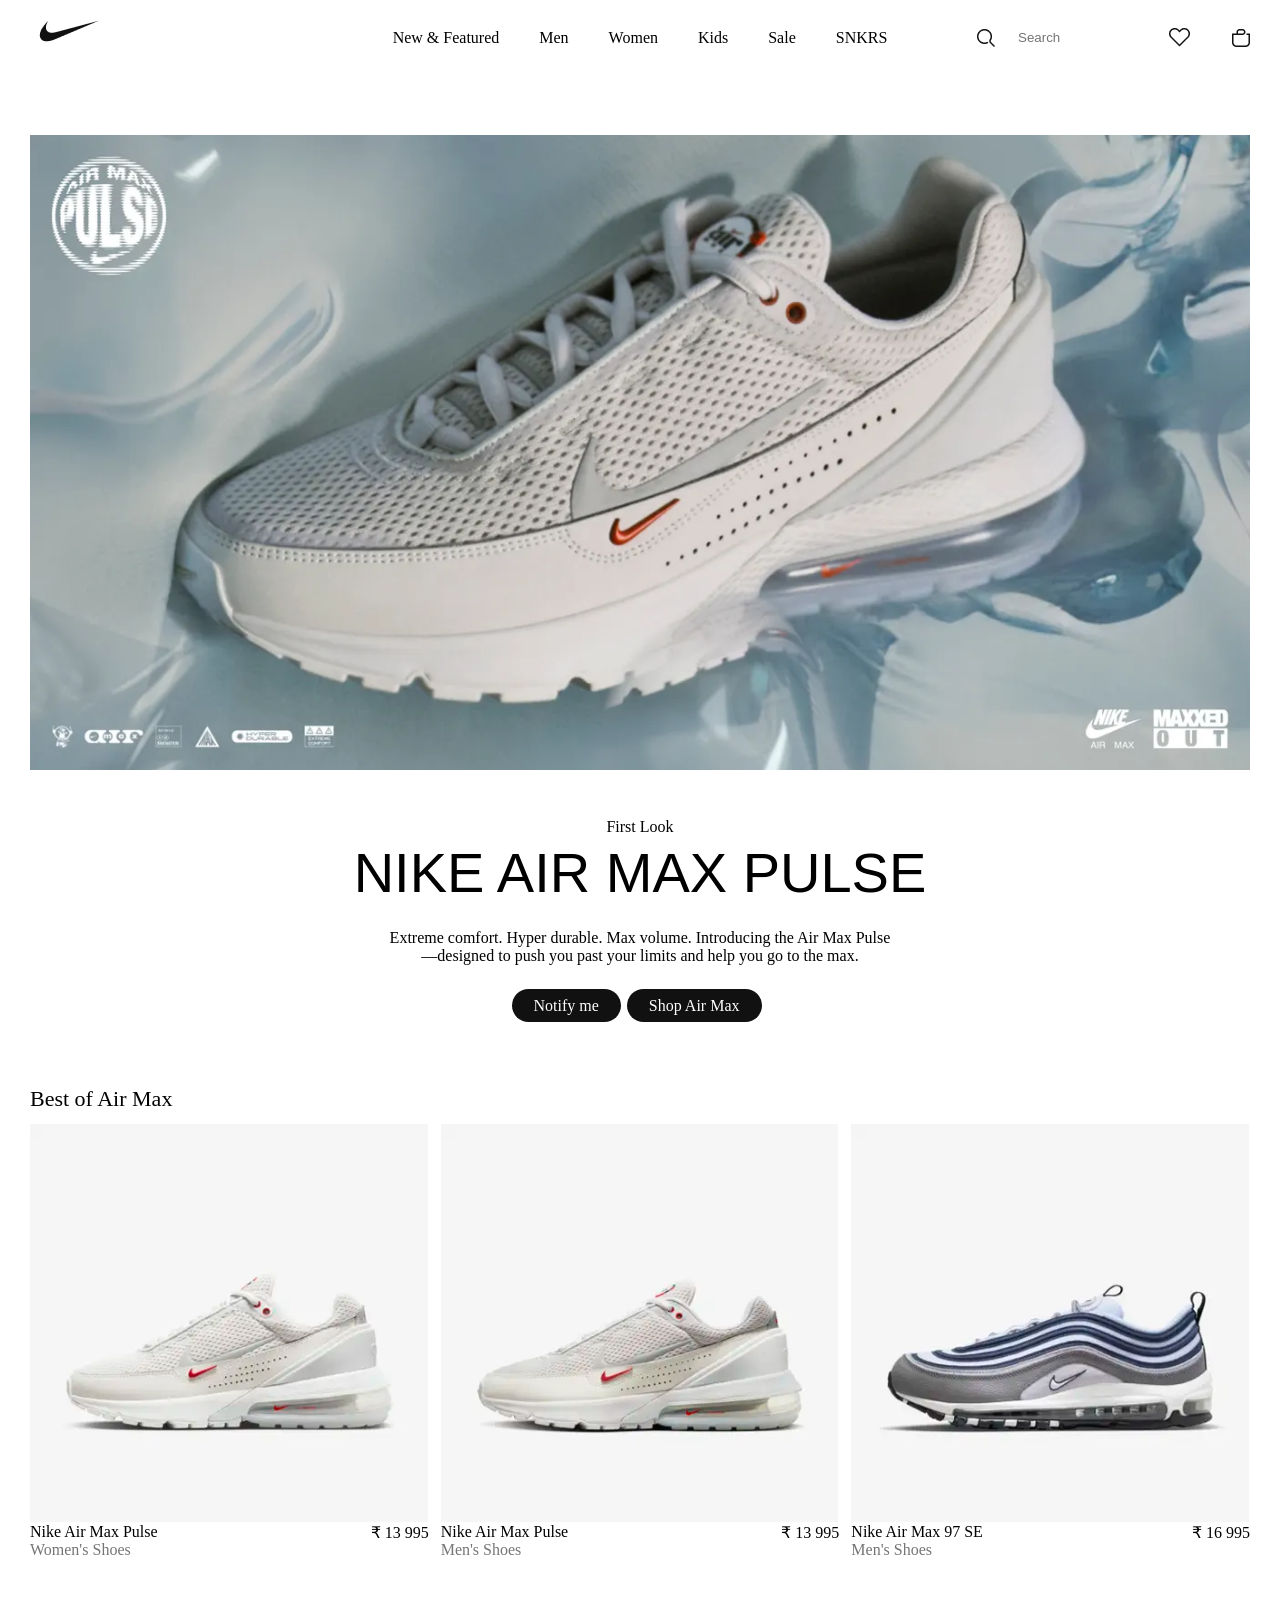
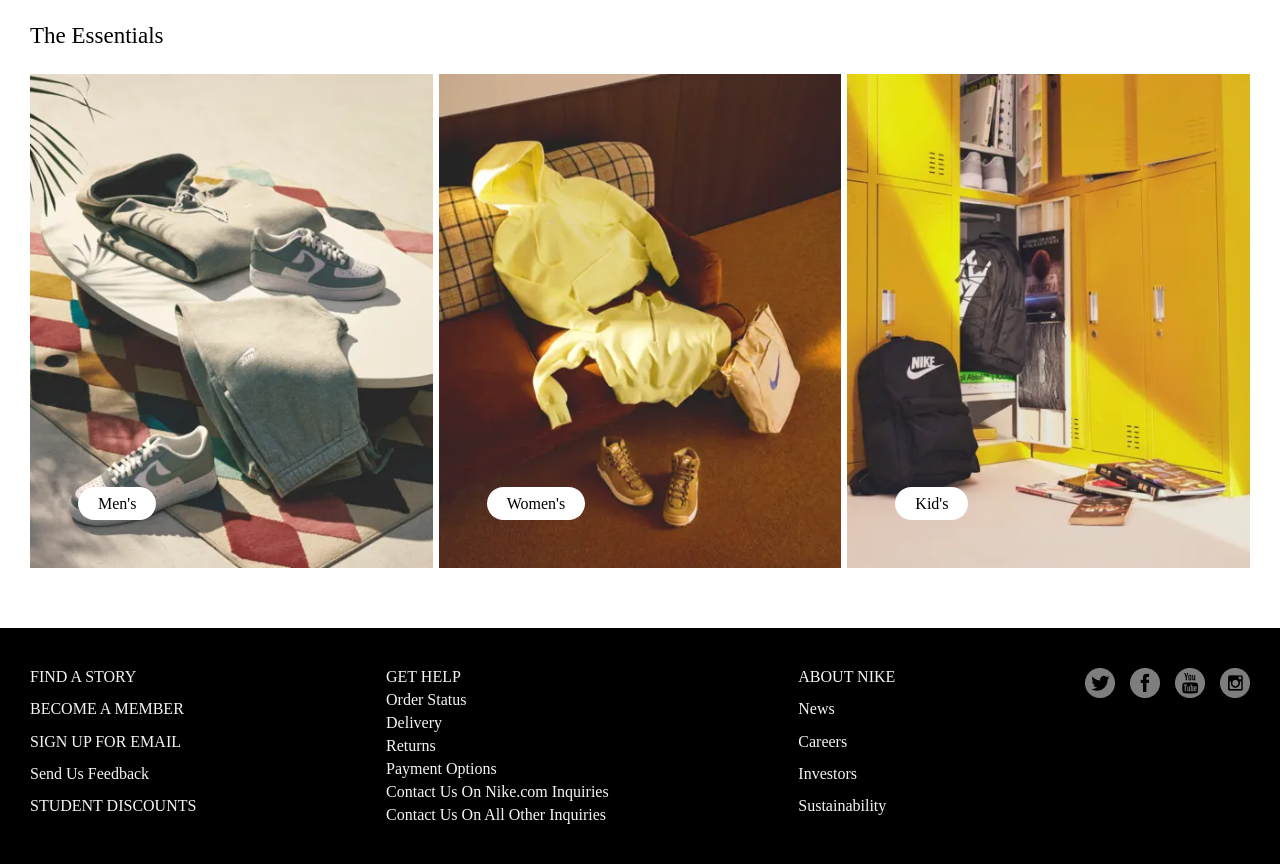
<file: index.html>
<!DOCTYPE html>
<html lang="en">

<head>
    <meta charset="UTF-8">
    <meta name="viewport" content="width=device-width, initial-scale=1.0">
    <link rel="icon" type="image/svg" href="Images/favicon.svg">
    <title>Nikee</title>
    
    <link rel="stylesheet" href="style.css">
</head>

<body>
    <div class="container">
        <header>
            <a href="index.html">
                <img class="logo" src="Images/Frame.png" alt="">
            </a>
            <ul class="nav">
                <li><a href="index.html">New & Featured</a></li>
                <li><a href="index.html">Men</a></li>
                <li><a href="index.html">Women</a></li>
                <li><a href="index.html">Kids</a></li>
                <li><a href="index2.html">Sale</a></li>
                <li><a href="index3.html">SNKRS</a></li>
            </ul>
            <div class="search">
                <img src="Images/Vector.png" alt="">
                <input type="text" placeholder="Search">
                <img src="Images/Vector1.png" alt="">
                <img src="Images/Vector 2.png" alt="">
            </div>
            <div class="burger">
                <span></span>
                <span></span>
                <span></span>
            </div>
        </header>
        <section>
            <div class="new">
                <img class="nike" src="Images/Image1.png" alt="">
                <div class="first-look">
                    <p>First Look</p>
                    <h2>NIKE AIR MAX PULSE</h2>
                    <p>Extreme comfort. Hyper durable. Max volume. Introducing the Air Max Pulse <br>—designed to push
                        you past your limits and help you go to the max.</br></p>
                    <div class="buttons">
                        <a href="#" class="f-but">Notify me</a>
                        <a href="#" class="s-but">Shop Air Max</a>
                    </div>
                </div>
            </div>
        </section>
        <section>
            <div>
                <p class="best">Best of Air Max</p>
                <div class="shoes">
                    <div>
                        <a href=""><img class="nikeimg" src="Images/Nike1.png" alt=""></a>
                        <div class="inf_about_shoes">
                            <div>
                                <p>Nike Air Max Pulse</p>
                                <p class="gender">Women's Shoes</p>
                            </div>
                            <div class="price1">₹ 13 995</div>
                        </div>
                    </div>
                    <div>
                        <a href=""><img class="nikeimg" src="Images/Nike2.png" alt=""></a>
                        <div class="inf_about_shoes">
                            <div>
                                <p>Nike Air Max Pulse</p>
                                <p class="gender">Men's Shoes</p>
                            </div>
                            <div class="price1">₹ 13 995</div>
                        </div>
                    </div>
                    <div>
                        <div>
                            <a href=""><img class="nikeimg" src="Images/Nike3.png" alt=""></a>
                            <div class="inf_about_shoes">
                                <div>
                                    <p>Nike Air Max 97 SE</p>
                                    <p class="gender">Men's Shoes</p>
                                </div>
                                <div class="price1">₹ 16 995</div>
                            </div>
                        </div>
                    </div>
                </div>
            </div>
        </section>
        <section>
            <div>
                <div class="Essential">
                    <p class="essen">The Essentials</p>
                    <div class="choice">
                        <a href="#">
                            <img class="nikeimg" src="Images/Men.png" alt="">
                            <div class="choice-text">Men's</div>
                        </a>
                        <a href="">
                            <img class="nikeimg" src="Images/Image (1).png" alt="">
                            <div class="choice-text">Women's</div>
                        </a>
                        <a href="">
                            <img class="nikeimg" src="Images/Kid (3).png" alt="">
                            <div class="choice-text">Kid's</div>
                        </a>
                    </div>
                </div>
            </div>
        </section>
    </div>
    <footer>
        <div class="container footer-container">
            <ul class="footer-link">
                <li><a href="#">FIND A STORY</a></li>
                <li><a href="#">BECOME A MEMBER</a></li>
                <li><a href="#">SIGN UP FOR EMAIL</a></li>
                <li><a href="#">Send Us Feedback</a></li>
                <li><a href="#">STUDENT DISCOUNTS</a></li>
            </ul>
            <ul class="footer-link">
                <li><a href="#">GET HELP</a></li>
                <li><a href="#">Order Status</a></li>
                <li><a href="#">Delivery</a></li>
                <li><a href="#">Returns</a></li>
                <li><a href="#">Payment Options</a></li>
                <li><a href="#">Contact Us On Nike.com Inquiries</a></li>
                <li><a href="#">Contact Us On All Other Inquiries</a></li>
            </ul>
            <ul class="footer-link">
                <li><a href="#">ABOUT NIKE</a></li>
                <li><a href="#">News</a></li>
                <li><a href="#">Careers</a></li>
                <li><a href="#">Investors</a></li>
                <li><a href="#">Sustainability</a></li>
            </ul>
            <div class="socialnet">
                <img src="Images/Twitter.png" alt=""></img>
                <img src="Images/FaceBook.png" alt=""></img>
                <img src="Images/YouTube.png" alt=""></img>
                <img src="Images/Instagram.png" alt=""></img>
            </div>
        </div>
    </footer>
</body>

</html>
</file>
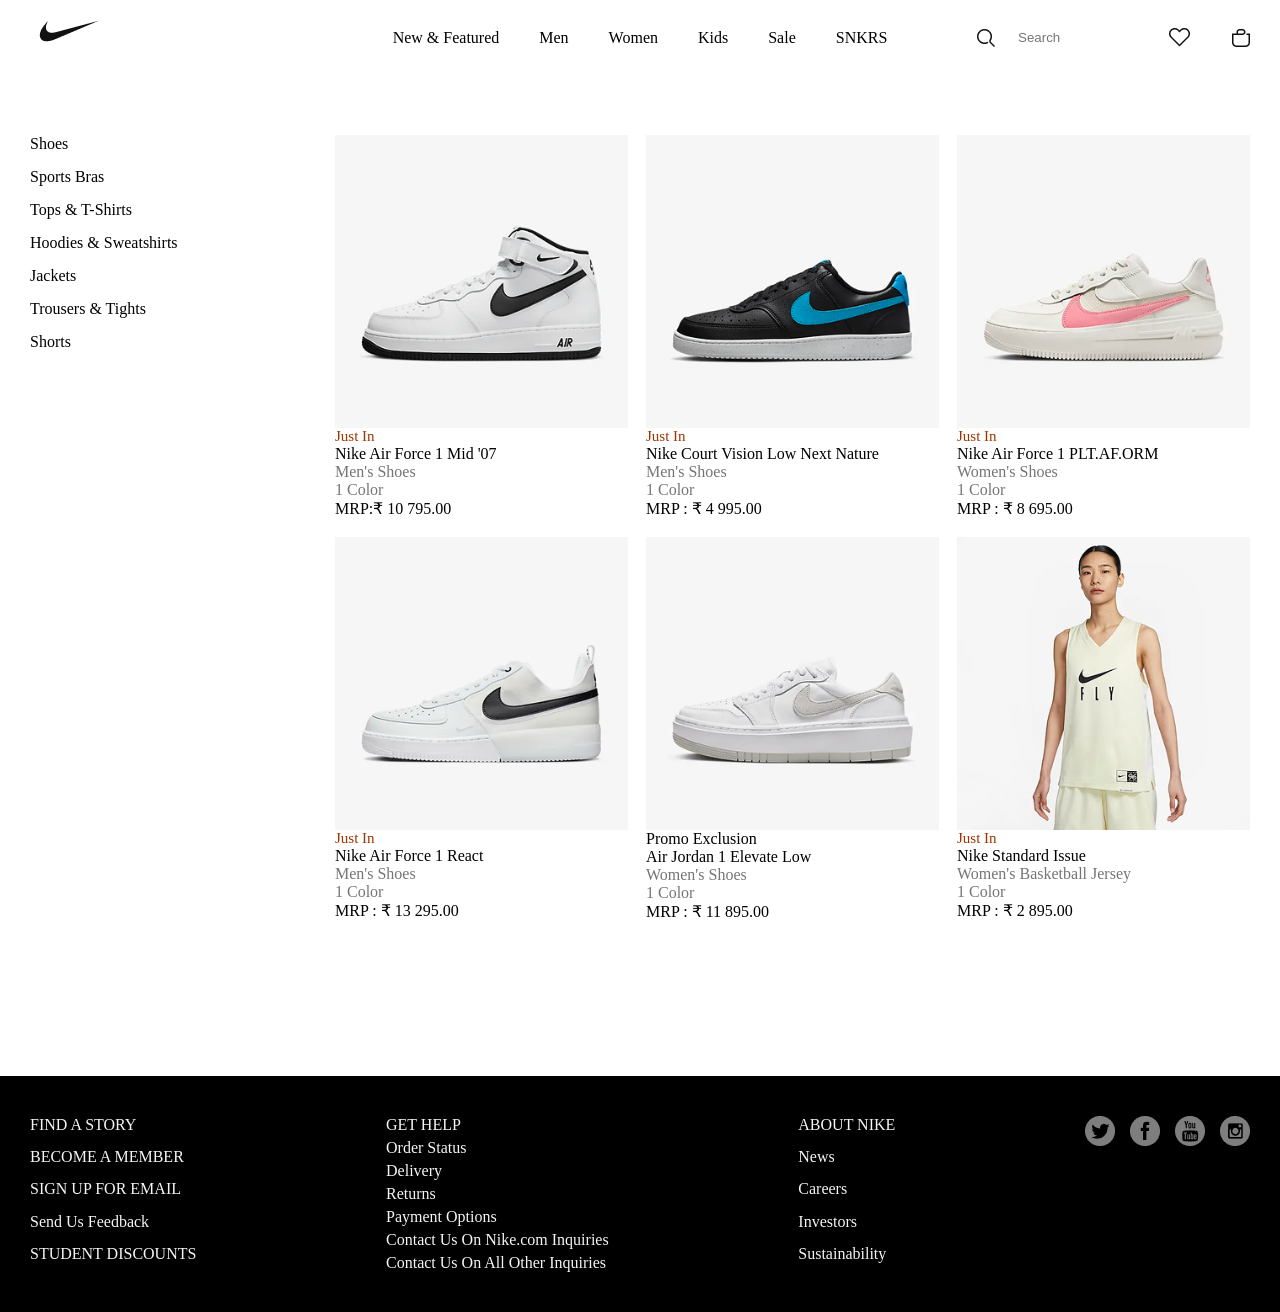
<file: index2.html>
<!DOCTYPE html>
<html lang="en">

<head>
    <meta charset="UTF-8">
    <meta name="viewport" content="width=device-width, initial-scale=1.0">
    <link rel="icon" type="image/svg" href="Images/favicon.svg">
    <title>Document</title>
    <link rel="stylesheet" href="style.css">
</head>

<body>
    <div class="container">
        <header>
            <a href="index.html">
                <img class="logo" src="Images/Frame.png" alt="">
            </a>
            <ul class="nav">
                <li><a href="index.html">New & Featured</a></li>
                <li><a href="index.html">Men</a></li>
                <li><a href="index.html">Women</a></li>
                <li><a href="index.html">Kids</a></li>
                <li><a href="index2.html">Sale</a></li>
                <li><a href="index3.html">SNKRS</a></li>
            </ul>
            <div class="search">
                <img src="Images/Vector.png" alt="">
                <input type="text" placeholder="Search">
                <img src="Images/Vector1.png" alt="">
                <img src="Images/Vector 2.png" alt="">
            </div>
            <div class="burger">
                <span></span>
                <span></span>
                <span></span>
            </div>
        </header>
        <section class="second-page">
            <ul class="cloth">
                <li><a href="#">Shoes</a></li>
                <li><a href="#">Sports Bras</a></li>
                <li><a href="#">Tops & T-Shirts</a></li>
                <li><a href="#">Hoodies & Sweatshirts</a></li>
                <li><a href="#">Jackets</a></li>
                <li><a href="#">Trousers & Tights</a></li>
                <li><a href="#">Shorts</a></li>
            </ul>
            <div class="catalog">
                <div>
                    <a href="#">
                        <img class="nikeimg" src="Images/Rectangle.png" alt="">
                        <p class="orange">Just In</p>
                        <p class="name">Nike Air Force 1 Mid '07</p>
                        <p class="gender">Men's Shoes</p>
                        <p class="color">1 Color</p>
                        <p class="price">MRP:₹ 10 795.00</p>
                    </a>
                </div>
                <div>
                    <a href="#">
                        <img class="nikeimg" src="Images/Rectangle (1).png" alt="">
                        <p class="orange">Just In</p>
                        <p class="name">Nike Court Vision Low Next Nature</p>
                        <p class="gender">Men's Shoes</p>
                        <p class="color">1 Color</p>
                        <p class="price">MRP : ₹ 4 995.00</p>
                    </a>
                </div>
                <div>
                    <a href="#">
                        <img class="nikeimg" src="Images/Rectangle (2).png" alt="">
                        <p class="orange">Just In</p>
                        <p class="name">Nike Air Force 1 PLT.AF.ORM</p>
                        <p class="gender">Women's Shoes</p>
                        <p class="color">1 Color</p>
                        <p class="price">MRP : ₹ 8 695.00</p>
                    </a>
                </div>
                <div>
                    <a href="#">
                        <img class="nikeimg" src="Images/Rectangle (3).png" alt="">
                        <p class="orange">Just In</p>
                        <p class="name">Nike Air Force 1 React</p>
                        <p class="gender">Men's Shoes</p>
                        <p class="color">1 Color</p>
                        <p class="price">MRP : ₹ 13 295.00</p>
                    </a>
                </div>
                <div>
                    <a href="#">
                        <img class="nikeimg" src="Images/Rectangle (4).png" alt="">
                        <p class="orange-1">Promo Exclusion</p>
                        <p class="name">Air Jordan 1 Elevate Low</p>
                        <p class="gender">Women's Shoes</p>
                        <p class="color">1 Color</p>
                        <p class="price">MRP : ₹ 11 895.00</p>
                    </a>
                </div>
                <div>
                    <a href="#">
                        <img class="nikeimg" src="Images/Rectangle (5).png" alt="">
                        <p class="orange">Just In</p>
                        <p class="name">Nike Standard Issue</p>
                        <p class="gender">Women's Basketball Jersey</p>
                        <p class="color">1 Color</p>
                        <p class="price">MRP : ₹ 2 895.00</p>
                    </a>
                </div>
            </div>
        </section>
    </div>
    <footer>
        <div class="container footer-container">
            <ul class="footer-link">
                <li><a href="#">FIND A STORY</a></li>
                <li><a href="#">BECOME A MEMBER</a></li>
                <li><a href="#">SIGN UP FOR EMAIL</a></li>
                <li><a href="#">Send Us Feedback</a></li>
                <li><a href="#">STUDENT DISCOUNTS</a></li>
            </ul>
            <ul class="footer-link">
                <li><a href="#">GET HELP</a></li>
                <li><a href="#">Order Status</a></li>
                <li><a href="#">Delivery</a></li>
                <li><a href="#">Returns</a></li>
                <li><a href="#">Payment Options</a></li>
                <li><a href="#">Contact Us On Nike.com Inquiries</a></li>
                <li><a href="#">Contact Us On All Other Inquiries</a></li>
            </ul>
            <ul class="footer-link">
                <li><a href="#">ABOUT NIKE</a></li>
                <li><a href="#">News</a></li>
                <li><a href="#">Careers</a></li>
                <li><a href="#">Investors</a></li>
                <li><a href="#">Sustainability</a></li>
            </ul>
            <div class="socialnet">
                <img src="Images/Twitter.png" alt=""></img>
                <img src="Images/FaceBook.png" alt=""></img>
                <img src="Images/YouTube.png" alt=""></img>
                <img src="Images/Instagram.png" alt=""></img>
            </div>
        </div>
    </footer>
</body>

</html>
</file>
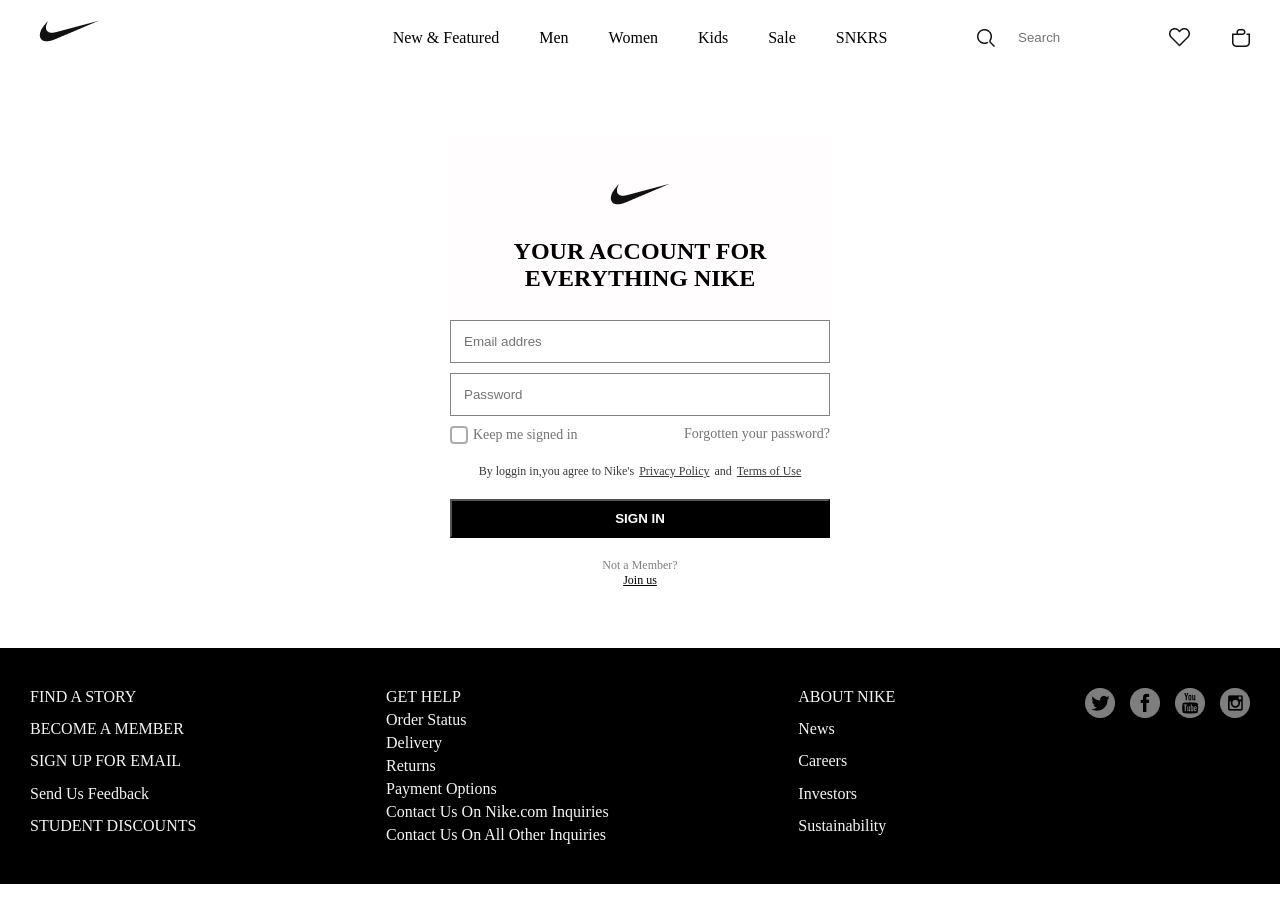
<file: index3.html>
<!DOCTYPE html>
<html lang="en">

<head>
    <meta charset="UTF-8">
    <meta name="viewport" content="width=device-width, initial-scale=1.0">
    <link rel="icon" type="image/svg" href="Images/favicon.svg">
    <title>Document</title>
    <link rel="stylesheet" href="style.css">
</head>

<body>
    <div class="container">
        <header>
            <a href="index.html">
                <img class="logo" src="Images/Frame.png" alt="">
            </a>
            <ul class="nav">
                <li><a href="index.html">New & Featured</a></li>
                <li><a href="index.html">Men</a></li>
                <li><a href="index.html">Women</a></li>
                <li><a href="index.html">Kids</a></li>
                <li><a href="index2.html">Sale</a></li>
                <li><a href="index3.html">SNKRS</a></li>
            </ul>
            <div class="search">
                <img src="Images/Vector.png" alt="">
                <input type="text" placeholder="Search">
                <img src="Images/Vector1.png" alt="">
                <img src="Images/Vector 2.png" alt="">
            </div>
            <div class="burger">
                <span></span>
                <span></span>
                <span></span>
            </div>
        </header>
        <section>
            <form>
                <div class="reg">
                    <img src="Images/Frame.png" alt="">
                    <h1>YOUR ACCOUNT FOR EVERYTHING NIKE</h1>
                </div class="reg">
                <input class="mainn" type="text" placeholder="Email addres" required>
                <input type="password" placeholder="Password" class="mainn" required>
                <div class="options">
                    <label class="custom_checkbox">
                        <input type="checkbox">
                        <span class="box">
                            <img class="mark" src="Images/Vector01.png" alt="">
                        </span>
                        Keep me signed in
                    </label>
                    <a href="#">Forgotten your password?</a>
                </div>
                <div class="agrees">
                    <p>By loggin in,you agree to Nike's</p>
                    <a href="#">Privacy Policy</a> and
                    <a href="">Terms of Use</a>
                </div>
                <button type="submit">SIGN IN</button>
                <div class="sign">
                    <p>Not a Member?</p> <a href="#">Join us</a>
                </div>
            </form>
        </section>
    </div>
    <footer>
        <div class="container footer-container">
            <ul class="footer-link">
                <li><a href="#">FIND A STORY</a></li>
                <li><a href="#">BECOME A MEMBER</a></li>
                <li><a href="#">SIGN UP FOR EMAIL</a></li>
                <li><a href="#">Send Us Feedback</a></li>
                <li><a href="#">STUDENT DISCOUNTS</a></li>
            </ul>
            <ul class="footer-link">
                <li><a href="#">GET HELP</a></li>
                <li><a href="#">Order Status</a></li>
                <li><a href="#">Delivery</a></li>
                <li><a href="#">Returns</a></li>
                <li><a href="#">Payment Options</a></li>
                <li><a href="#">Contact Us On Nike.com Inquiries</a></li>
                <li><a href="#">Contact Us On All Other Inquiries</a></li>
            </ul>
            <ul class="footer-link">
                <li><a href="#">ABOUT NIKE</a></li>
                <li><a href="#">News</a></li>
                <li><a href="#">Careers</a></li>
                <li><a href="#">Investors</a></li>
                <li><a href="#">Sustainability</a></li>
            </ul>
            <div class="socialnet">
                <img src="Images/Twitter.png" alt=""></img>
                <img src="Images/FaceBook.png" alt=""></img>
                <img src="Images/YouTube.png" alt=""></img>
                <img src="Images/Instagram.png" alt=""></img>
            </div>
        </div>
    </footer>
</body>

</html>
</file>
<file: style.css>
* {
    margin: 0;
    padding: 0;
    box-sizing: border-box;
}

a {
    text-decoration: none;
    color: inherit;
}

ul {
    list-style: none;
}

.container {
    max-width: 1240px;
    margin: 0 auto;
    padding: 0 10px;
}

header {
    display: grid;
    grid-template-columns: 1fr 2fr 1fr;
    justify-content: center;
    align-items: center;
    margin-bottom: 60px;
}

header ul {
    display: flex;
    flex-direction: row;
    margin: auto;
    justify-content: center;
    gap: 40px;
}

footer {
    background-color: black;
    color: #f5f5f5;
    padding: 40px 0;
    margin-top: 60px;
}

.footer-container {
    display: flex;
    justify-content: space-between;
}

.links {
    display: grid;
    grid-template-columns: repeat(3, 1fr);
    gap: 50px;
}

.footer-link {
    display: grid;
    grid-template-columns: 1fr;
    gap: 5px;
}

.socialnet {
    display: flex;
    gap: 15px;
    align-items: flex-start;
    justify-self: end;
}

form {
    width: 380px;
    margin: 0 auto;
}

.mainn {
    margin-bottom: 10px;
}

input[type="text"],
input[type="password"] {
    display: block;
    width: 100%;
    padding: 13px;
    border: 0.2px solid rgb(129, 129, 129);

}

.reg {
    background: #fffdfd;
    padding: 28px;
    text-align: center;
}

.options {
    display: flex;
    justify-content: space-between;
    color: rgb(117, 115, 115);
    margin-bottom: 20px;
    font-size: 14px;
}

.agrees {
    display: flex;
    justify-content: center;
    gap: 5px;
    color: rgb(59, 58, 58);
    font-size: 12px;
    margin-bottom: 20px;
    
}

.agrees a {
    text-decoration: underline;
}

button {
    width: 100%;
    padding: 10px 30px 10px;
    background-color: black;
    color: white;
    font-weight: bold;
    margin-bottom: 20px;
    transition: 1s;
}
button:hover{
    transform: translateY(-3px);
    box-shadow:inset -1px 3px 8px 5px #aeb2b6 ;
}
.sign {
    color: gray;
    font-size: 12px;
    text-align: center;

}

.sign a {
    color: black;
    text-decoration: underline;
}

.search {
    display: grid;
    grid-template-columns: 50px auto 50px 50px;
    place-items: center;
    justify-items: end;
    gap: 10px;
}

.search input[type="text"] {
    border: none;
    outline: none;
}

.custom_checkbox {
    display: flex;
    align-items: center;
    gap: 5px;
    cursor: pointer;
}

input[type="checkbox"] {
    display: none;
}

.box {
    width: 18px;
    height: 18px;
    border: 2px solid #00000053;
    border-radius: 4px;
    display: flex;
    align-items: center;
    justify-content: center;
}

.mark {
    height: 12px;
    opacity: 0;
    transition: 0.3s;
}

input[type="checkbox"]:checked+.box .mark {
    opacity: 1;
}


/* 2 page */
.second-page {
    display: grid;
    grid-template-columns: 1fr 3fr;
}

.catalog {
    display: grid;
    grid-template-columns: repeat(3, 1fr);
    grid-template-rows: repeat(2, 1fr);
    gap: 18px;
    padding: 0 0 95px 0;
}

.cloth {
    display: flex;
    flex-direction: column;
    gap: 15px;
}

.orange {
    font-size: 15px;
    color: #9E3500;
}

.gender {
    color: #757575;
}

.color {
    color: #757575;
}

.nikeimg {
    display: block;
    width: 100%;
    transition: 0.8s;
}
.nikeimg:hover{
    transform: translateY(-7px);
}
/* 3 page */
.third-page {
    padding: 60px 0;
}

.new {
    text-align: center;
}

.nike {
    display: block;
    width: 100%;
}

.first-look {
    padding: 48px 168px 0;
}

h2 {
    font-family: Arial, Helvetica, sans-serif;
    font-weight: 300;
    font-size: 56px;
    padding: 4px 0 24px 0;
}

.buttons {
    display: flex;
    flex-direction: row;
    align-items: center;
    justify-content: center;
    gap: 6px;
    padding: 24px 175px 0 168px;
}

.f-but {
    display: block;
    background-color: #111111;
    color: white;
    border-radius: 30px;
    overflow: hidden;
    padding: 7.5px 22px;
    transition: 1s;
}
.f-but:hover,
.s-but:hover {
    transform: translateY(-3px);
    box-shadow:inset -1px 3px 8px 5px #aeb2b6;
}
.s-but {
    display: block;
    background-color: #111111;
    color: white;
    border-radius: 30px;
    overflow: hidden;
    padding: 7.5px 22px;
    transition: 1s;
}

.best {
    font-size: 22px;
    padding: 64px 0 12px 0;
}

.shoes {
    display: grid;
    grid-template-columns: repeat(3, 1fr);
    gap: 12px;
}
.inf_about_shoes {
    display: grid;
    grid-template-columns: repeat(2, 1fr);
}

.price1 {
    justify-self: end;
}

.essen {
    padding: 0 0 25px 0;
    font-size: 23px;
}

.Essential {
    padding: 64px 0 0 0;
}

.choice {
    position: relative;
    display: grid;
    grid-template-columns: repeat(3, 1fr);
    gap: 6px;
}

.choice-text {
    position: absolute;
    bottom: 48px;
    left: 48px;
    color: black;
    background-color: white;
    border-radius: 30px;
    padding: 7.5px 20px;
    transition: 1s;
}
.choice-text:hover{
    transform: translateY(-3px);
    box-shadow:inset -1px 3px 8px 5px #aeb2b6;
}
.choice a {
    position: relative;
}

.People {
    display: block;
    width: 100%;
}

.burger {
    display: none;
    flex-direction: column;
    gap: 5px;
    cursor: pointer;
}

.burger span {
    width: 25px;
    height: 3px;
    background: black;
    display: block;
}

@media (max-width: 600px) {
    .nav {
        display: none;
    }

    .search {
        display: none;
    }

    header {
        display: grid;
        grid-template-columns: repeat(2, 1fr);
    }

    .burger {
        display: flex;
        justify-self: end;
        padding: 16px;
    }

    .first-look {
        padding: 32px 0;
    }

    .buttons {
        padding: 17px 60px 0 60px;
    }

    .shoes {
        display: grid;
        grid-template-columns: 1fr;
        grid-template-rows: repeat(3, 1fr);
        gap: 24px;
    }

    .nikeimg {
        display: block;
        width: 100%;
    }


    .choice {
        display: grid;
        grid-template-columns: 1fr;
        grid-template-rows: repeat(3, 1fr);
        gap: 12px;
    }


    .footer-container {
        display: grid;
        grid-template-columns: 1fr;
        gap: 30px;
    }

    .links {
        grid-template-columns: 1fr;
        gap: 20px;
    }

    .socialnet {
        justify-self: start;
    }

    .second-page {
        display: block;
        padding: 0;
    }

    .catalog {
        grid-template-columns: 1fr;
        grid-template-rows: repeat(6, 1fr);
        padding: 32px 16px 74px;
    }

    .cloth {
        display: flex;
        padding: 16px;
        gap: 15px;
    }
}

@media (max-width: 1150px) and (min-width: 601px) {
    .nav {
        display: none;
    }

    .burger {
        display: flex;
        justify-self: end;
        padding: 16px;
    }

    .buttons {
        padding: 24px 0 0 0;
    }

    .shoes {
        grid-template-rows: repeat(2, 1fr);
        grid-template-columns: repeat(2, 1fr);
    }


    .choice {
        grid-template-rows: repeat(2, 1fr);
        grid-template-columns: repeat(2, 1fr);
    }

    .cloth {
        display: flex;
        flex-direction: row;
        justify-content: center;
        text-align: center;
        padding: 16px;
        gap: 30px;
    }

    .second-page {
        display: block;
        padding: 0;
    }

    .catalog {
        display: grid;
        grid-template-columns: repeat(2, 1fr);
        grid-template-rows: repeat(3, 1fr);
        padding: 32px 16px 74px;
    }
    .footer-container {
        display: grid;
        grid-template-columns: repeat(2,1fr);
        grid-template-rows: repeat(2,1fr);
        gap: 25px;
    }
    .socialnet{
        justify-self: center;
        align-self: center;
    }
    .footer-link{
        text-align: center;
    }
}
</file>
